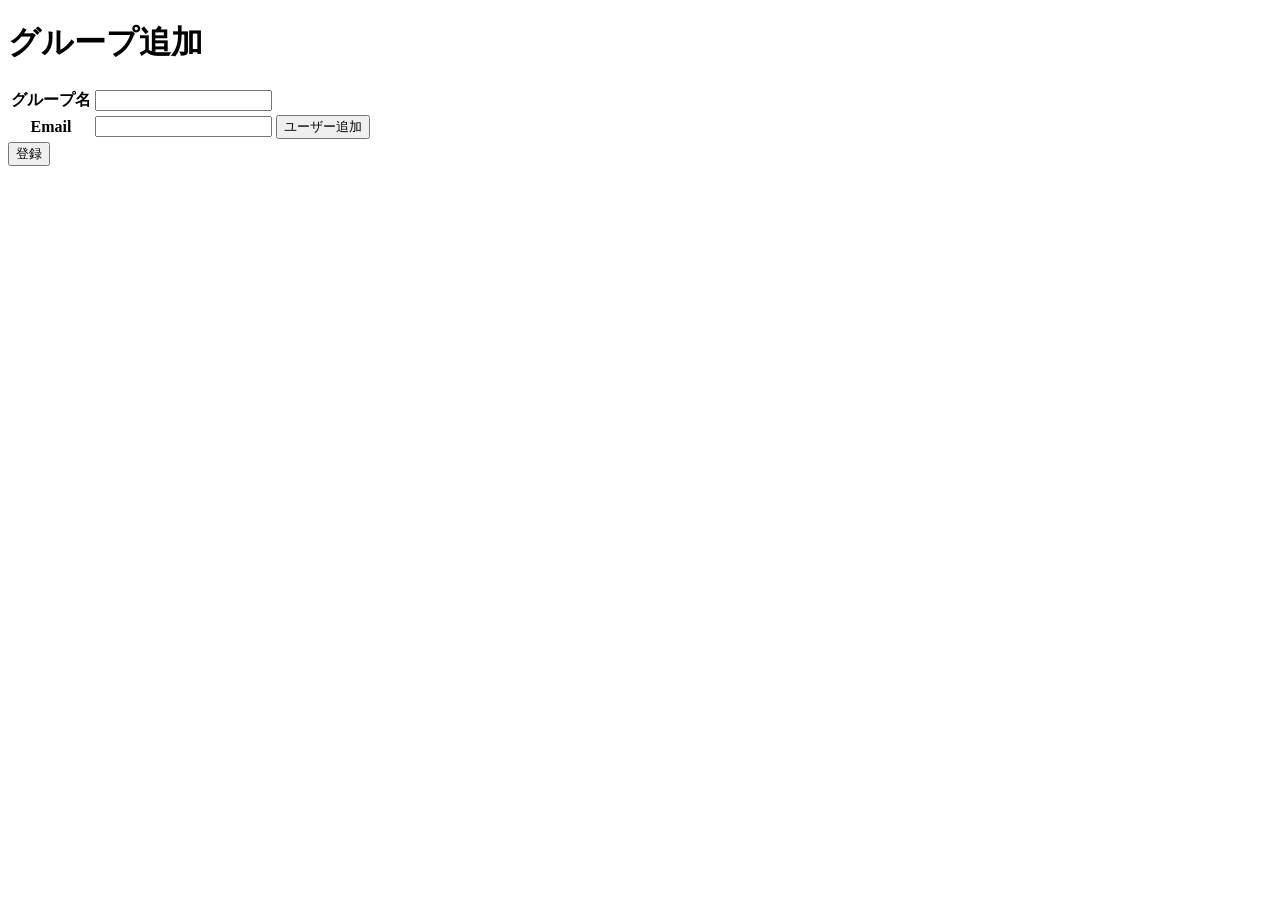
<file: src/main/resources/templates/gpop.html>
<!DOCTYPE html>
<html lang="en">
<head>
    <meta charset="UTF-8">
    <title>팝업창</title>

</head>
<body>
    <h1>グループ追加</h1>

    <div>
        <div>
            <table>
                <input type="hidden" name="myemail" id="myemail" th:value="${user.getEmail()}">
                <tr>
                    <th>グループ名</th>
                    <td>
                        <input type="text" id="teamname" name="teamname">
                    </td>
                </tr>
                <tr>
                    <th>Email</th>
                    <td><input type="text" id="email">
                        <button id="cbut" class="btn btn-default" type="button" onclick="eadd()" >ユーザー追加</button>
                    </td>

                </tr>
            </table>
        </div>
    </div>
    <div>
        <div class="dadd" id="memberList">

        </div>
        <div>
            <button id="comok" onclick="send()" type="button" >登録</button>
        </div>
    </div>

    <script src="https://ajax.googleapis.com/ajax/libs/jquery/3.6.0/jquery.min.js"></script>
    <script>
        function eadd() {

            var email = document.getElementById("email").value;
            var memberList = document.getElementById("memberList");

            if (email.trim() === "") {
                alert("Emailを入力してください。");
                return;
            }
            // 이미 추가된 멤버인지 확인
            var isMemberExists = Array.from(memberList.children).some(function(element) {
                return element.textContent.includes(email);
            });

            if (isMemberExists) {
                alert("もう追加したユーザーです。");
                return;
            }


            // 새로운 멤버 엘리먼트를 생성
            var newMemberElement = document.createElement("div");

            // 멤버 정보를 포함하는 HTML을 생성
            newMemberElement.innerHTML = `
                <span>${email}</span>
                <button class="btn btn-danger" onclick="removeMember(this)">삭제</button>
            `;

            // 생성한 멤버 엘리먼트를 멤버 리스트에 추가
            memberList.appendChild(newMemberElement);

            document.getElementById("email").value = "";
        }

        function removeMember(button) {
            var memberElement = button.parentElement;
            memberElement.remove();
        }

        function send(){
            var teamname = document.getElementById("teamname").value;
            var emailList = Array.from(document.querySelectorAll("#memberList span")).map(function(element) {
                return element.textContent;
            });
            var myemail = document.getElementById("myemail").value;

            if (teamname.trim() === "") {
                alert("グループ名を入力してください。");
                document.getElementById("teamname").focus();
                return;
            }
            if (emailList.length === 0) {
                alert("ユーザーを追加してください。");
                document.getElementById("email").focus();
                return;
            }

            $.ajax({
                url: "/gpopok",
                type: "POST",
                data: JSON.stringify({ teamname: teamname, emaillist: emailList, myemail: myemail }),
                contentType: "application/json; charset=utf-8",
                dataType: "text",
                success: function(data) {
                    console.log(data)
                    alert("完了しました。")
                    CloseWindow()

                },

            });



        }
        function CloseWindow()

        {

            window.opener.location.reload();    //부모창 reload

            window.close();

        }
    </script>
</body>
</html>
</file>
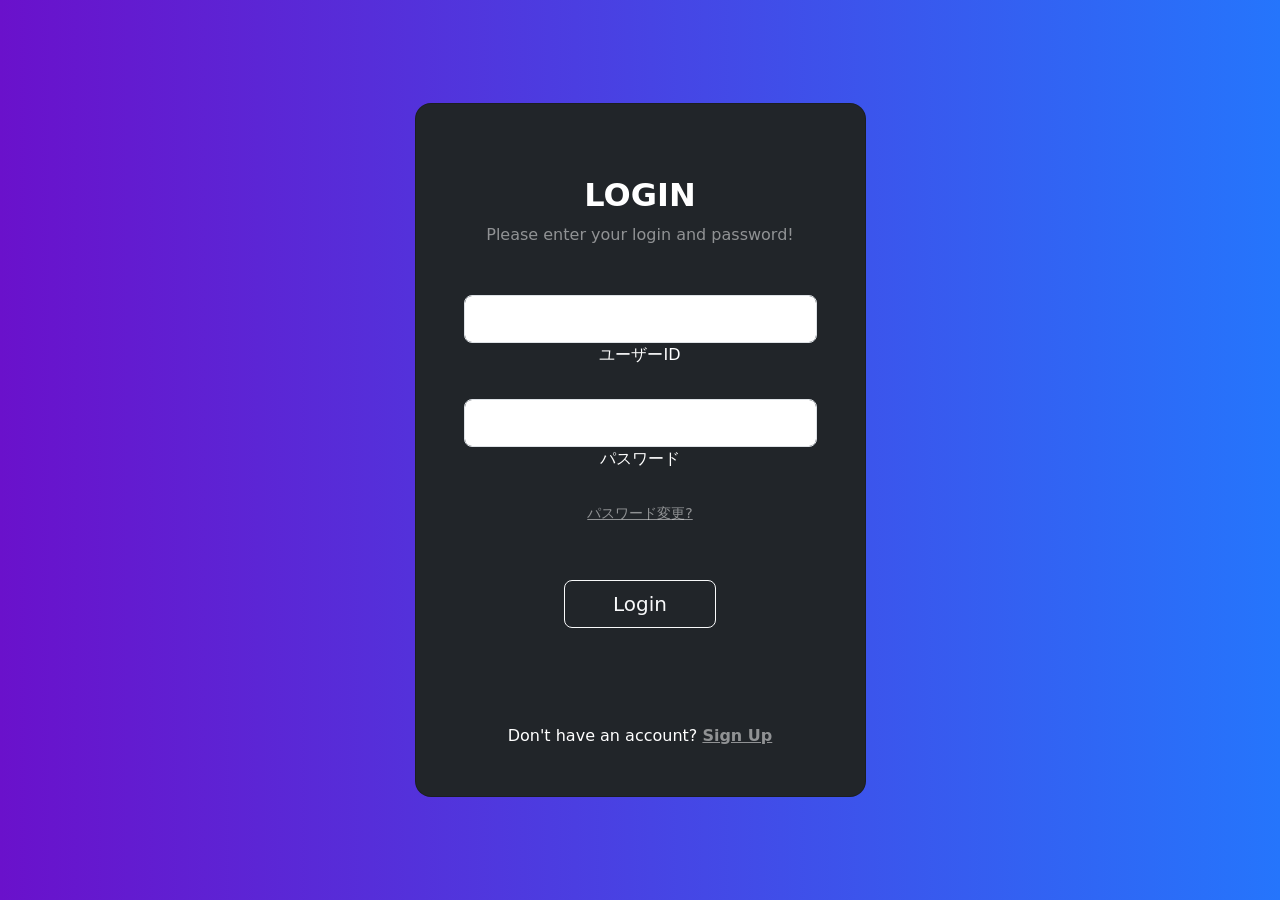
<file: src/main/resources/templates/loginf.html>
<!DOCTYPE html>
<html lang="en">
<head>
    <style>
        .gradient-custom {
            /* fallback for old browsers */
            background: #6a11cb;

            /* Chrome 10-25, Safari 5.1-6 */
            background: -webkit-linear-gradient(to right, rgba(106, 17, 203, 1), rgba(37, 117, 252, 1));

            /* W3C, IE 10+/ Edge, Firefox 16+, Chrome 26+, Opera 12+, Safari 7+ */
            background: linear-gradient(to right, rgba(106, 17, 203, 1), rgba(37, 117, 252, 1))
        }
    </style>
    <meta charset="UTF-8">
    <link href="https://cdn.jsdelivr.net/npm/bootstrap@5.0.2/dist/css/bootstrap.min.css" rel="stylesheet" integrity="sha384-EVSTQN3/azprG1Anm3QDgpJLIm9Nao0Yz1ztcQTwFspd3yD65VohhpuuCOmLASjC" crossorigin="anonymous">
    <title>Title</title>
</head>
<body>
<section class="vh-100 gradient-custom">
    <div class="container py-5 h-100">
        <div class="row d-flex justify-content-center align-items-center h-100">
            <div class="col-12 col-md-8 col-lg-6 col-xl-5">
                <div class="card bg-dark text-white" style="border-radius: 1rem;">
                    <div class="card-body p-5 text-center">

                        <div class="mb-md-5 mt-md-4 pb-5">

                            <h2 class="fw-bold mb-2 text-uppercase">Login</h2>
                            <p class="text-white-50 mb-5">Please enter your login and password!</p>
                            <form action="/login"  method="post" class="login" name="login">
                            <div class="form-outline form-white mb-4">
                                <input type="text" id="user_id" name="user_id" class="form-control form-control-lg" />
                                <label class="form-label" for="user_id">ユーザーID</label>
                            </div>

                            <div class="form-outline form-white mb-4">
                                <input type="password" id="user_pass" name="user_pass" class="form-control form-control-lg" />
                                <label class="form-label" for="user_pass">パスワード</label>
                            </div>
                                <p class="small mb-5 pb-lg-2"><a class="text-white-50" href="/passsw">パスワード変更?</a></p>
                            <button class="btn btn-outline-light btn-lg px-5" onclick="send()">Login</button>


                            </form>
                        </div>

                        <div>
                            <p class="mb-0">Don't have an account? <a href="/singup" class="text-white-50 fw-bold">Sign Up</a>
                            </p>
                        </div>

                    </div>
                </div>
            </div>
        </div>
    </div>
</section>
<script>

    function send(){
        var user_id = document.getElementById("user_id").value;
        var user_pass = document.getElementById("user_pass").value;
        console.log(user_id);
        console.log(user_pass);
        if(user_id.equals("")){
            ('#user_id').focus();
            alert("IDを確認してください。")
            return
        }
        if(user_pass.equals("")){
            ('#user_pass').focus();
            alert("パスワードを確認してください。")
            return
        }
        login.submit();
    }
</script>
</body>
</html>
</file>
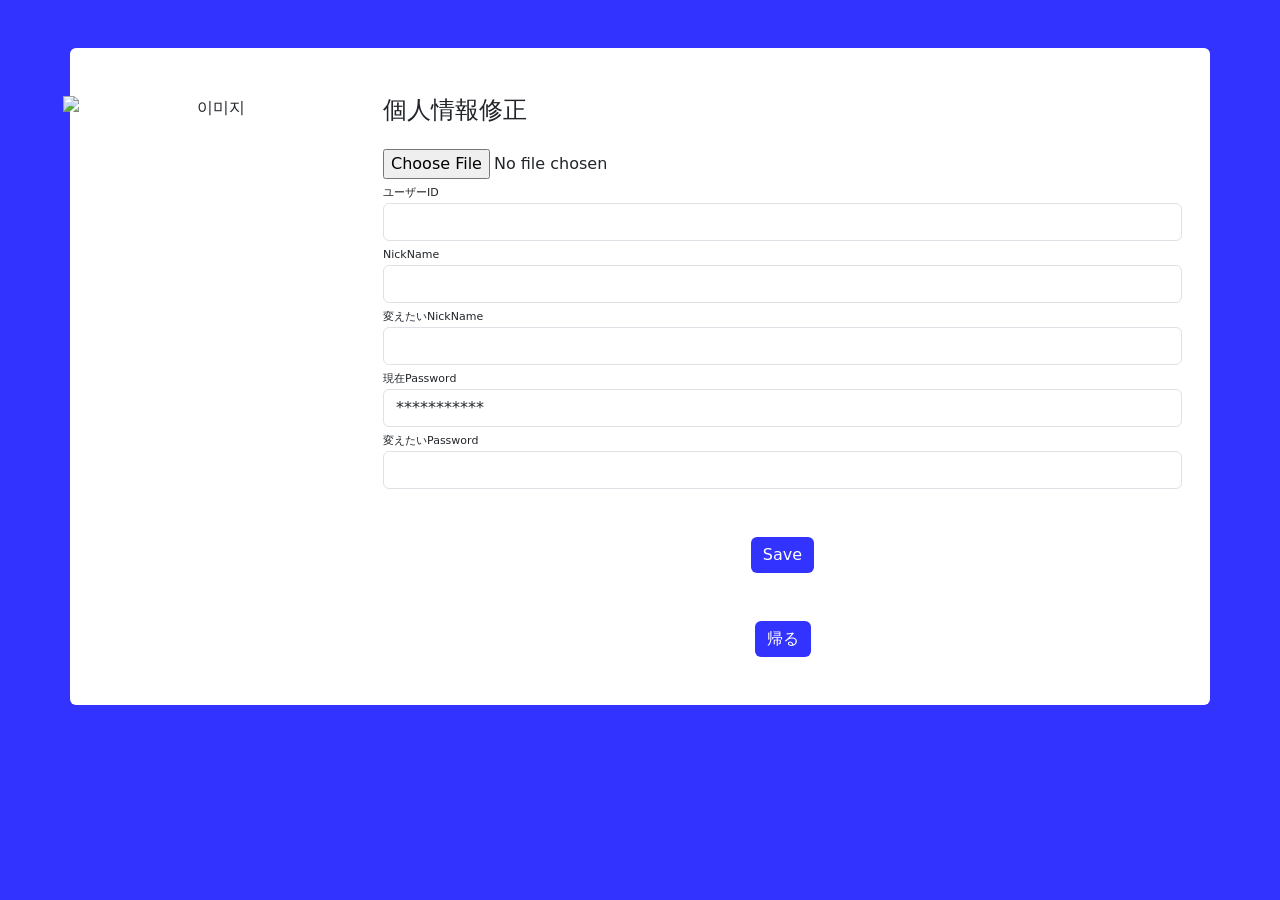
<file: src/main/resources/templates/modf.html>
<!DOCTYPE html>
<html lang="en">
<head>
    <meta charset="UTF-8">
    <title>Title</title>
  <link rel="stylesheet" href="https://cdn.jsdelivr.net/npm/bootstrap@5.0.0-alpha1/dist/css/bootstrap.min.css">
  <link rel="stylesheet" href="https://cdn.jsdelivr.net/npm/bootstrap@5.0.0-alpha1/dist/js/bootstrap.bundle.min.js">
  <link rel="stylesheet" href="https://cdnjs.cloudflare.com/ajax/libs/jquery/3.2.1/jquery.min.js">
</head>
<style>
  body {
    background: rgb(051, 051, 255)
  }

  .form-control:focus {
    box-shadow: none;
    border-color: #BA68C8
  }

  .profile-button {
    background: rgb(051, 051, 255);
    box-shadow: none;
    border: none
  }

  .profile-button:hover {
    background: rgb(051, 051, 255);
  }

  .profile-button:focus {
    background: rgb(051, 051, 255);
    box-shadow: none
  }

  .profile-button:active {
    background: #682773;
    box-shadow: none
  }

  .back:hover {
    color: #682773;
    cursor: pointer
  }

  .labels {
    font-size: 11px
  }

  .add-experience:hover {
    background: #BA68C8;
    color: #fff;
    cursor: pointer;
    border: solid 1px #BA68C8
  }

</style>
<body>



<div class="container rounded bg-white mt-5 mb-5">
  <div class="row">

    <div class="col-md-3 border-right">
      <div class="d-flex flex-column align-items-center text-center p-3 py-5"><img id="previewImage" th:if="${base64Image}" th:src="'data:image/jpeg;base64,' + ${base64Image}" alt="이미지"
                                                                                   style="width: 300px; height: 300px;">
        <span class="text-black-50"　 th:text="${user.getEmail()}"></span><span> </span></div>

    </div>
    <div class="col-md-9 border-right">
      <form action="/modf" method="post" enctype="multipart/form-data" class="w-100">
      <div class="p-3 py-5">
        <div class="d-flex justify-content-between align-items-center mb-3">
          <h4 class="text-right">個人情報修正</h4>
        </div>
        <input type="hidden" id="user_id" name="user_id" th:value="${user.getUser_id()}">
        <div class="row mt-3">
          <input type="file" id="p_img" name="p_img" accept="image/*" onchange="previewFile(event)">
          <div class="col-md-12"><label class="labels">ユーザーID</label><input type="text" class="form-control" readonly th:value="${user.getUser_id()}" value=""></div>
          <div class="col-md-12"><label class="labels">NickName</label><input type="text" class="form-control" readonly th:value="${user.getNikname()}" value=""></div>
          <div class="col-md-12"><label class="labels">変えたいNickName</label><input type="text" class="form-control" id="nikname" name="nikname" value=""></div>
          <div class="col-md-12"><label class="labels">現在Password</label><input type="text" class="form-control" readonly value="***********"></div>
          <div class="col-md-12"><label class="labels">変えたいPassword</label><input type="text" class="form-control" id="user_pass" name="user_pass" value=""></div>

        </div>

        <div class="mt-5 text-center"><button class="btn btn-primary profile-button" type="submit">Save</button></div>
        <div class="mt-5 text-center"><button class="btn btn-primary profile-button" type="button" onclick="goBack()">帰る</button></div>
      </div>
      </form>
    </div>

  </div>
</div>
</div>
</div>





</body>

<script>
  function goBack() {
    window.history.back();
  }
  function previewFile(event) {
    var preview = document.getElementById('previewImage');
    var file = document.querySelector('input[type=file]').files[0];
    console.log("file=" + file.size)
    var maxSize = 1048576;
    if (file.size >= maxSize){

      alert("파일이 너무 큽니다.")
      event.target.value = null;
      return false;
    }

    var reader = new FileReader();

    reader.onloadend = function() {
      preview.src = reader.result;
    }

    if (file) {
      reader.readAsDataURL(file);
    } else {
      preview.src = "";
    }
  }

</script>
</html>
</file>
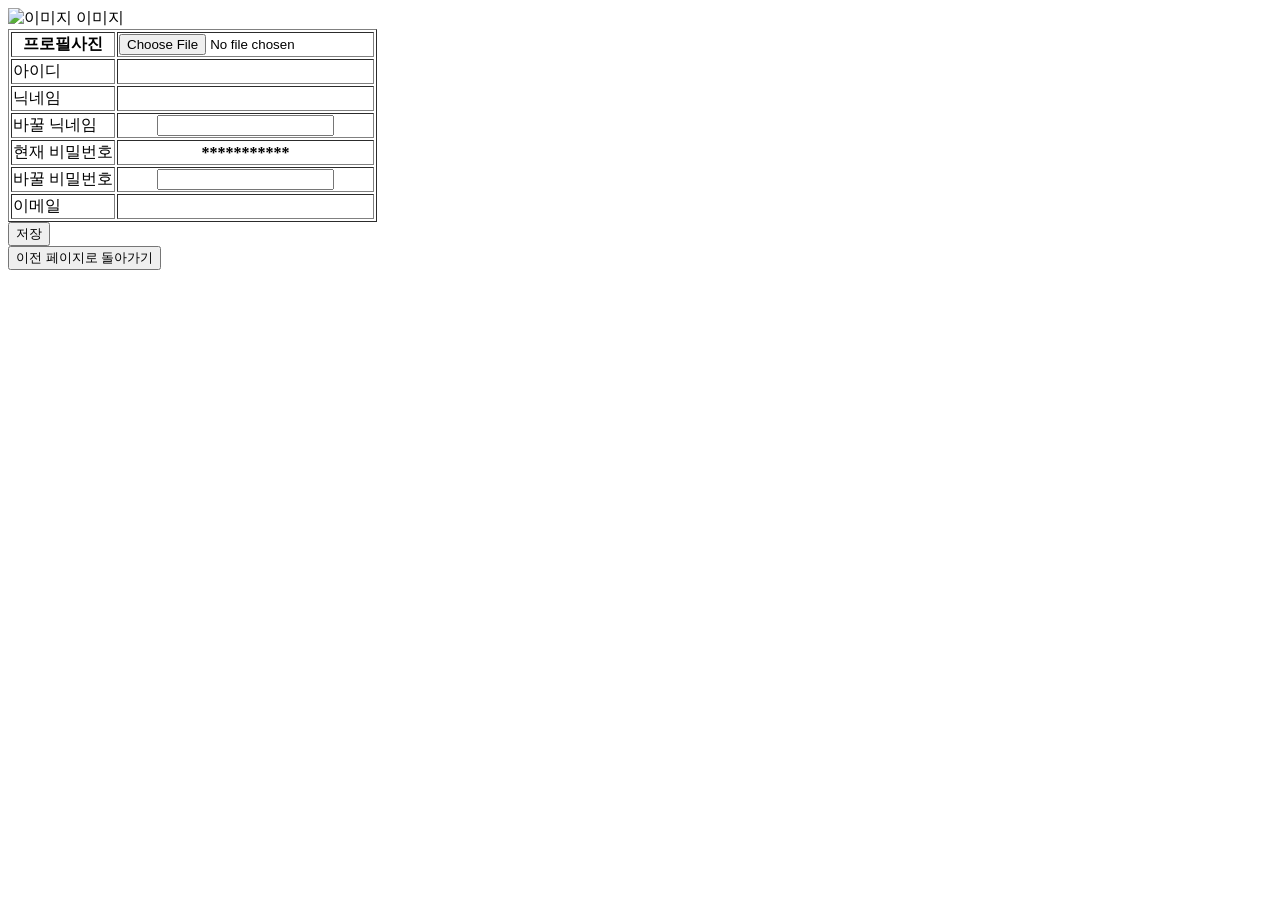
<file: src/main/resources/templates/modfbk.html>
<!DOCTYPE html>
<html lang="en">
<head>
    <meta charset="UTF-8">
    <title>Title</title>
</head>
<body>
<img id="previewImage" th:if="${base64Image}" th:src="'data:image/jpeg;base64,' + ${base64Image}" alt="이미지"
     style="width: 300px; height: 300px;">
<span>이미지</span>
<form action="/modf" method="post" enctype="multipart/form-data">
<table border="1">
  <tr>
    <th>프로필사진</th>
    <td>
      <input type="file" id="p_img" name="p_img" accept="image/*" onchange="previewFile(event)">

    </td>
  </tr>
  <tr>
    <td>아이디</td>
    <th>
      <span th:text="${user.getUser_id()}"></span>
      <input type="hidden" id="user_id" name="user_id" th:value="${user.getUser_id()}">
    </th>
  </tr>
  <tr>
    <td>닉네임</td>
    <th>
      <span th:text="${user.getNikname()}"></span>
    </th>
  </tr>
  <tr>
    <td>바꿀 닉네임</td>
    <th>
      <input type="text" id="nikname" name="nikname">
    </th>
  </tr>
  <tr>
    <td>현재 비밀번호</td>
    <th>
      <span>***********</span>
    </th>
  </tr>
  <tr>
    <td>바꿀 비밀번호</td>
    <th>
      <input type="text" id="user_pass" name="user_pass">
    </th>
  </tr>
  <tr>
    <td>이메일</td>
    <th>
      <span th:text="${user.getEmail()}"></span>
    </th>
  </tr>

</table>
<button type="submit">저장</button>
</form>
<button onclick="goBack()">이전 페이지로 돌아가기</button>
</body>

<script>
  function goBack() {
    window.history.back();
  }
  function previewFile(event) {
    var preview = document.getElementById('previewImage');
    var file = document.querySelector('input[type=file]').files[0];
    console.log("file=" + file.size)
    var maxSize = 1048576;
    if (file.size >= maxSize){

      alert("파일이 너무 큽니다.")
      event.target.value = null;
      return false;
    }

    var reader = new FileReader();

    reader.onloadend = function() {
      preview.src = reader.result;
    }

    if (file) {
      reader.readAsDataURL(file);
    } else {
      preview.src = "";
    }
  }

</script>
</html>
</file>
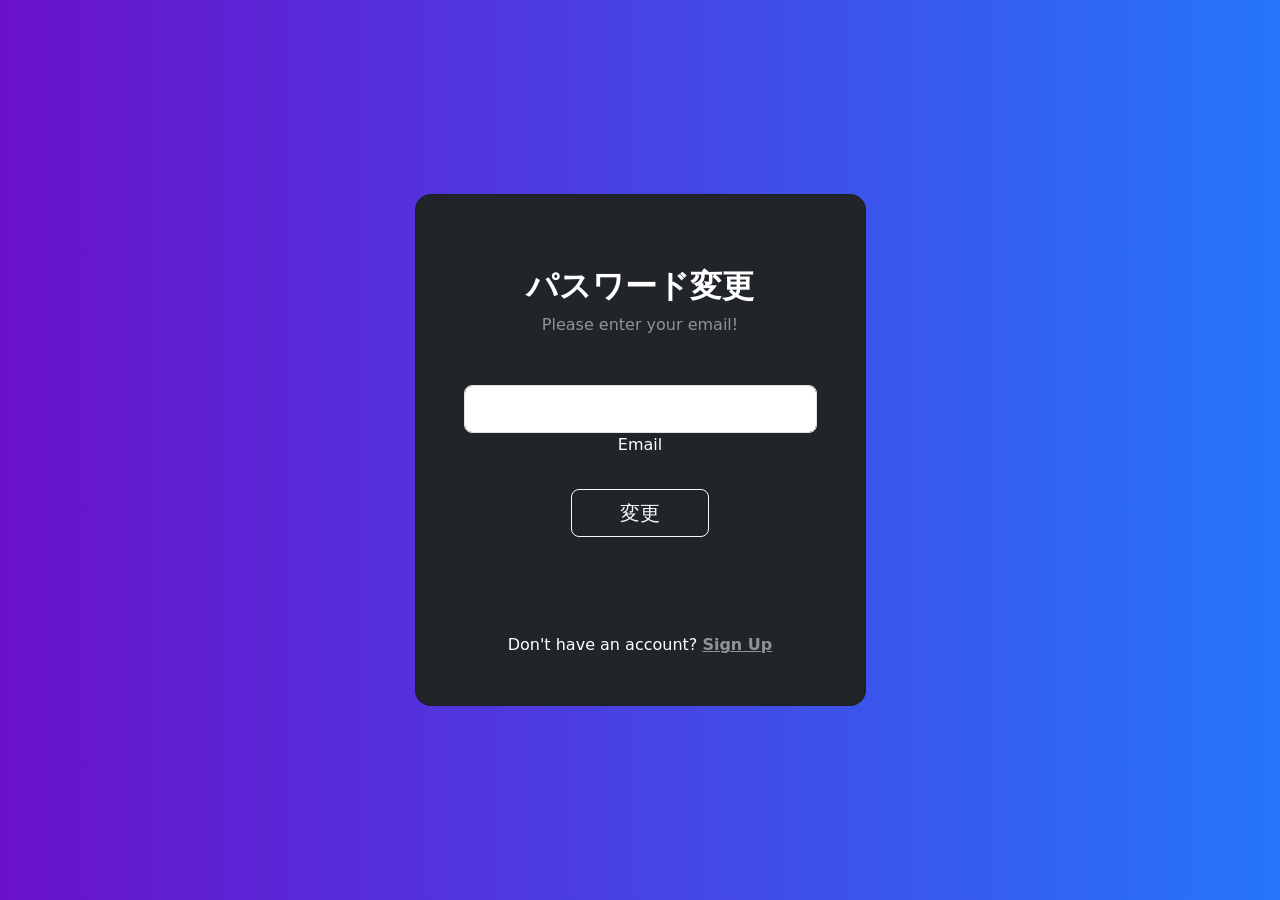
<file: src/main/resources/templates/passsw.html>
<!DOCTYPE html>
<html lang="en">
<head>
    <style>
        .gradient-custom {
            /* fallback for old browsers */
            background: #6a11cb;

            /* Chrome 10-25, Safari 5.1-6 */
            background: -webkit-linear-gradient(to right, rgba(106, 17, 203, 1), rgba(37, 117, 252, 1));

            /* W3C, IE 10+/ Edge, Firefox 16+, Chrome 26+, Opera 12+, Safari 7+ */
            background: linear-gradient(to right, rgba(106, 17, 203, 1), rgba(37, 117, 252, 1))
        }
    </style>
    <meta charset="UTF-8">
    <link href="https://cdn.jsdelivr.net/npm/bootstrap@5.0.2/dist/css/bootstrap.min.css" rel="stylesheet" integrity="sha384-EVSTQN3/azprG1Anm3QDgpJLIm9Nao0Yz1ztcQTwFspd3yD65VohhpuuCOmLASjC" crossorigin="anonymous">
    <title>Title</title>
</head>
<body>
<section class="vh-100 gradient-custom">
    <div class="container py-5 h-100">
        <div class="row d-flex justify-content-center align-items-center h-100">
            <div class="col-12 col-md-8 col-lg-6 col-xl-5">
                <div class="card bg-dark text-white" style="border-radius: 1rem;">
                    <div class="card-body p-5 text-center">

                        <div class="mb-md-5 mt-md-4 pb-5">

                            <h2 class="fw-bold mb-2 text-uppercase">パスワード変更</h2>
                            <p class="text-white-50 mb-5">Please enter your email!</p>
                            <form action="/passemail"  method="post">
                            <div class="form-outline form-white mb-4">
                                <input type="text" id="email" name="email" class="form-control form-control-lg" />
                                <label class="form-label" for="email">Email</label>
                            </div>

                            <button class="btn btn-outline-light btn-lg px-5" type="submit">変更</button>

                            </form>
                        </div>

                        <div>
                            <p class="mb-0">Don't have an account? <a href="/singup" class="text-white-50 fw-bold">Sign Up</a>
                            </p>
                        </div>

                    </div>
                </div>
            </div>
        </div>
    </div>
</section>
</body>
</html>
</file>
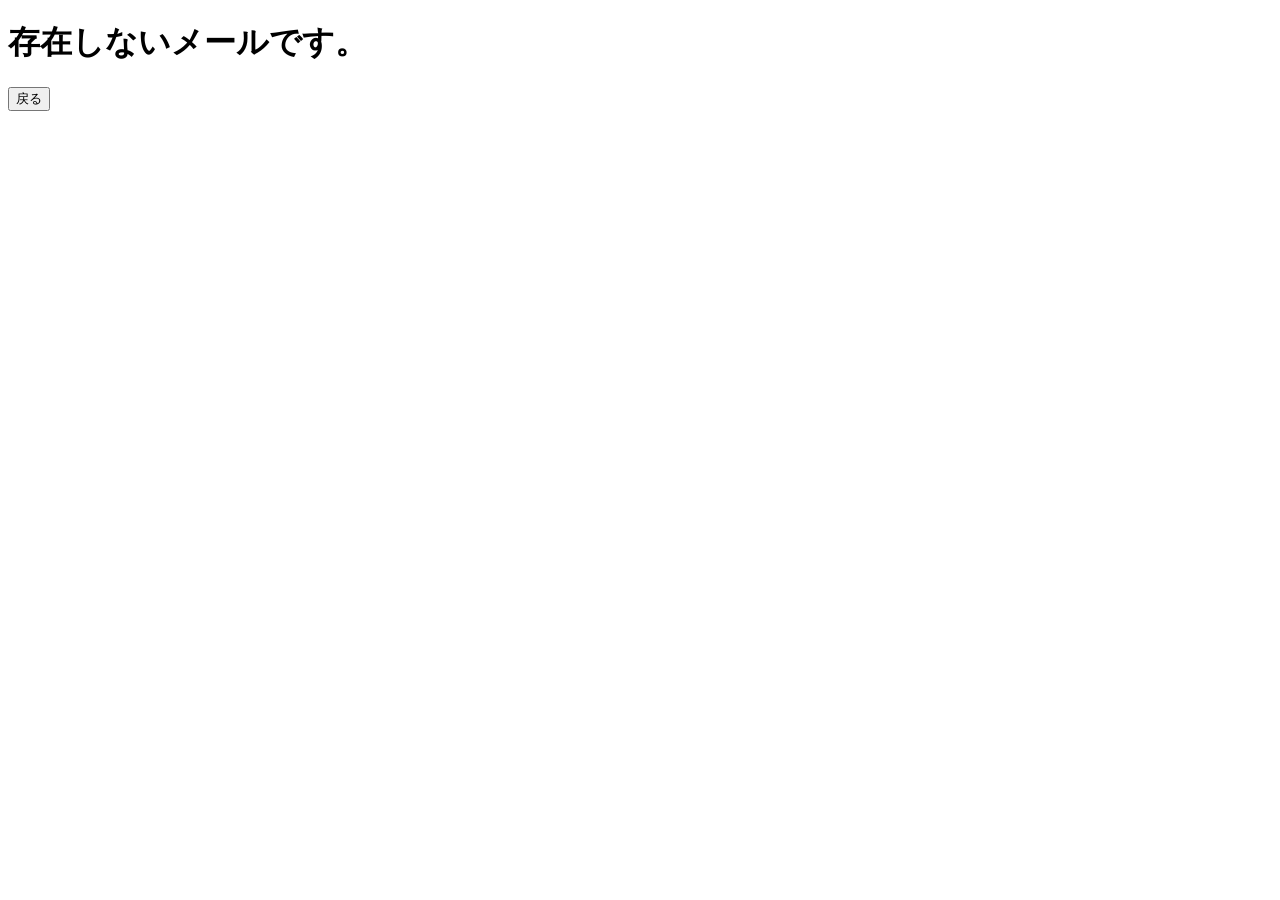
<file: src/main/resources/templates/pop.html>
<!DOCTYPE html>
<html lang="en">
<head>
    <meta charset="UTF-8">
    <title>Title</title>
</head>
<body>
  <h1>存在しないメールです。</h1>
  <input type='button' onclick='javascript()' value='戻る'/>

  <script >
      //버튼클릭시 javascript 호출
      function javascript(){

          //팝업창에서 부모창을 다른페이지로 이동
          window.close();
          window.opener.location.href="/passsw";
      }
  </script>
</body>
</html>
</file>
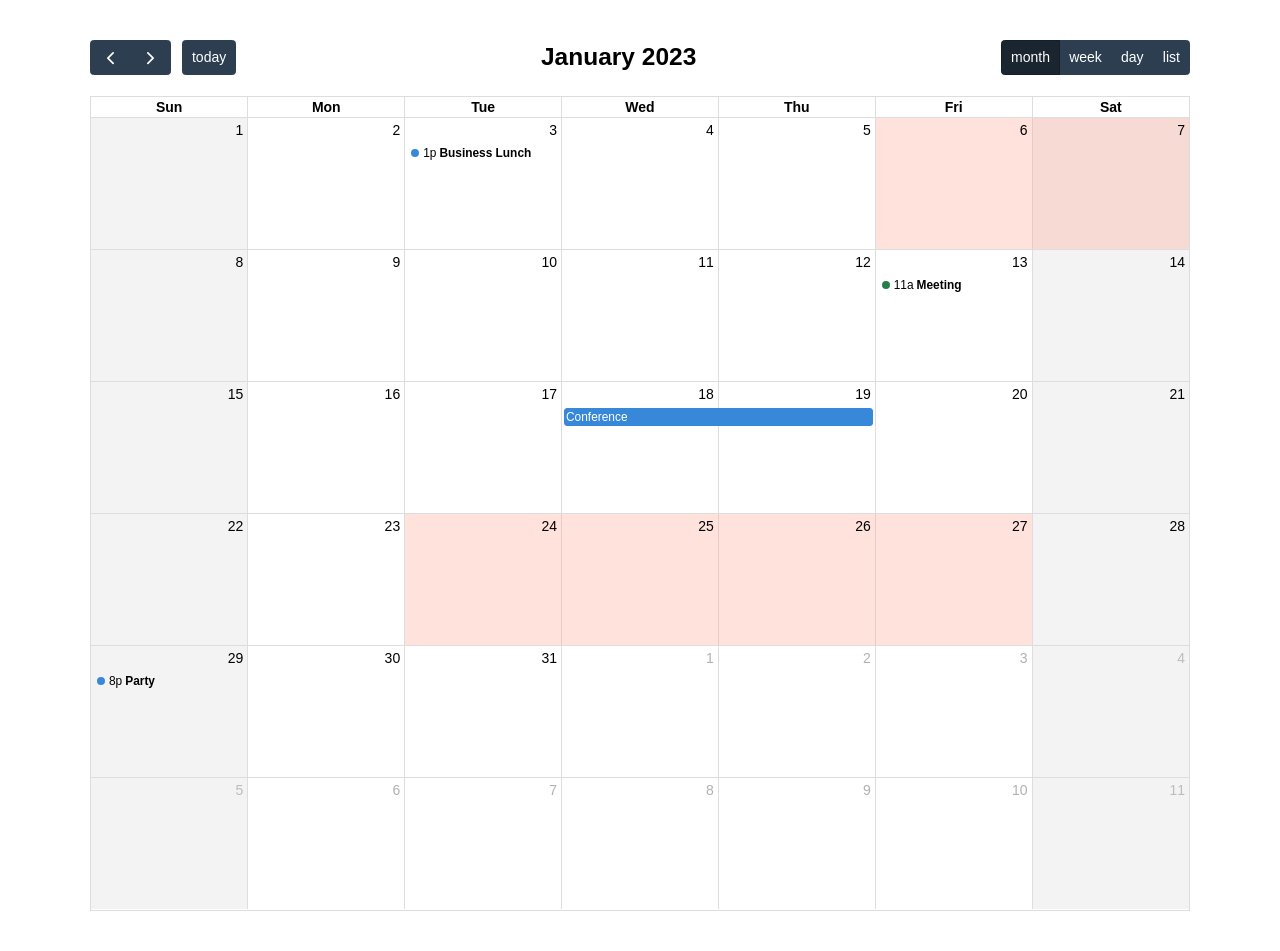
<file: src/main/resources/static/fullcalendar-6.1.8/examples/background-events.html>
<!DOCTYPE html>
<html>
<head>
<meta charset='utf-8' />
<script src='../dist/index.global.js'></script>
<script>

  document.addEventListener('DOMContentLoaded', function() {
    var calendarEl = document.getElementById('calendar');

    var calendar = new FullCalendar.Calendar(calendarEl, {
      headerToolbar: {
        left: 'prev,next today',
        center: 'title',
        right: 'dayGridMonth,timeGridWeek,timeGridDay,listMonth'
      },
      initialDate: '2023-01-12',
      navLinks: true, // can click day/week names to navigate views
      businessHours: true, // display business hours
      editable: true,
      selectable: true,
      events: [
        {
          title: 'Business Lunch',
          start: '2023-01-03T13:00:00',
          constraint: 'businessHours'
        },
        {
          title: 'Meeting',
          start: '2023-01-13T11:00:00',
          constraint: 'availableForMeeting', // defined below
          color: '#257e4a'
        },
        {
          title: 'Conference',
          start: '2023-01-18',
          end: '2023-01-20'
        },
        {
          title: 'Party',
          start: '2023-01-29T20:00:00'
        },

        // areas where "Meeting" must be dropped
        {
          groupId: 'availableForMeeting',
          start: '2023-01-11T10:00:00',
          end: '2023-01-11T16:00:00',
          display: 'background'
        },
        {
          groupId: 'availableForMeeting',
          start: '2023-01-13T10:00:00',
          end: '2023-01-13T16:00:00',
          display: 'background'
        },

        // red areas where no events can be dropped
        {
          start: '2023-01-24',
          end: '2023-01-28',
          overlap: false,
          display: 'background',
          color: '#ff9f89'
        },
        {
          start: '2023-01-06',
          end: '2023-01-08',
          overlap: false,
          display: 'background',
          color: '#ff9f89'
        }
      ]
    });

    calendar.render();
  });

</script>
<style>

  body {
    margin: 40px 10px;
    padding: 0;
    font-family: Arial, Helvetica Neue, Helvetica, sans-serif;
    font-size: 14px;
  }

  #calendar {
    max-width: 1100px;
    margin: 0 auto;
  }

</style>
</head>
<body>

  <div id='calendar'></div>

</body>
</html>
</file>
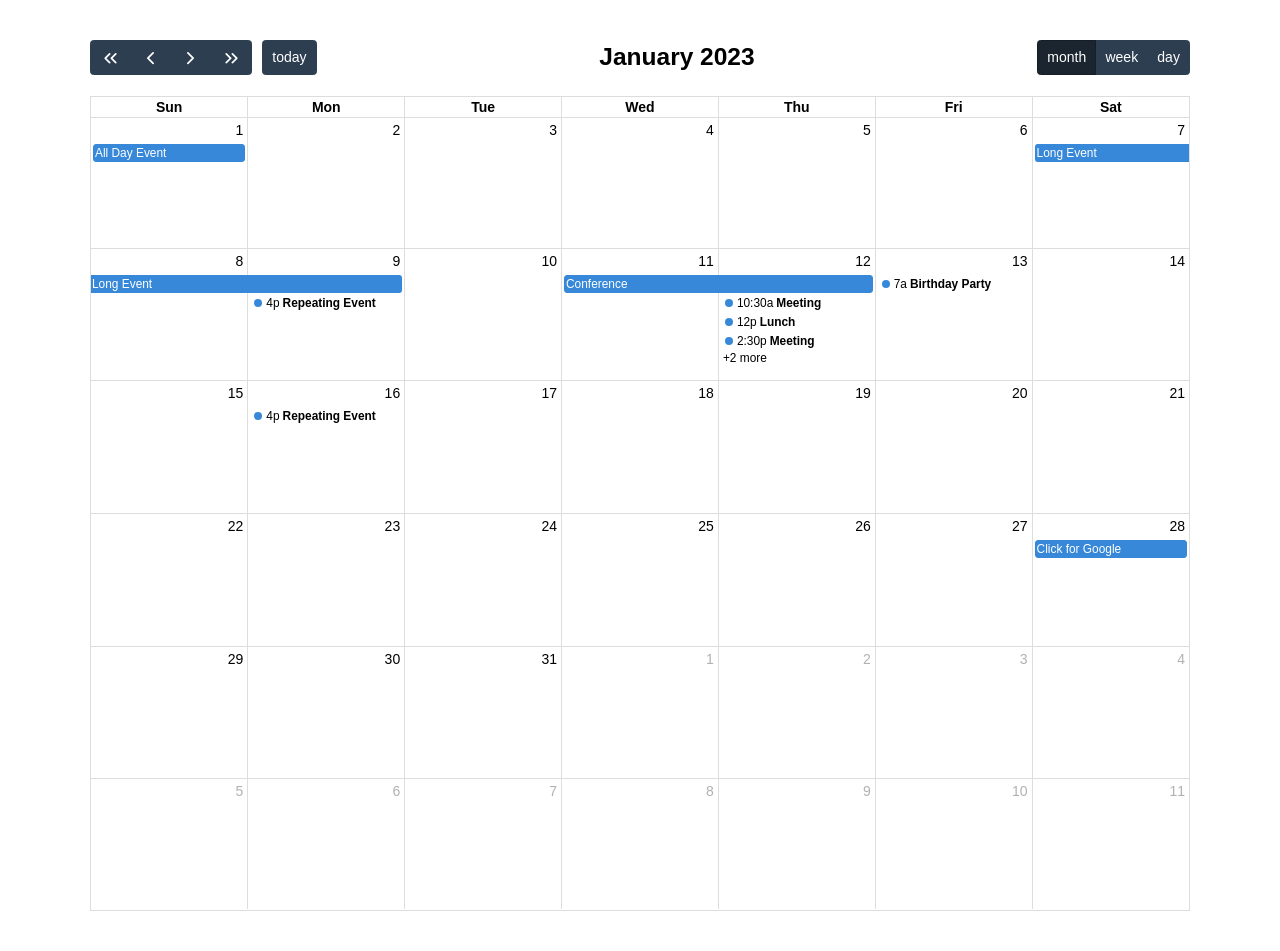
<file: src/main/resources/static/fullcalendar-6.1.8/examples/daygrid-views.html>
<!DOCTYPE html>
<html>
<head>
<meta charset='utf-8' />
<script src='../dist/index.global.js'></script>
<script>

  document.addEventListener('DOMContentLoaded', function() {
    var calendarEl = document.getElementById('calendar');

    var calendar = new FullCalendar.Calendar(calendarEl, {
      headerToolbar: {
        left: 'prevYear,prev,next,nextYear today',
        center: 'title',
        right: 'dayGridMonth,dayGridWeek,dayGridDay'
      },
      initialDate: '2023-01-12',
      navLinks: true, // can click day/week names to navigate views
      editable: true,
      dayMaxEvents: true, // allow "more" link when too many events
      events: [
        {
          title: 'All Day Event',
          start: '2023-01-01'
        },
        {
          title: 'Long Event',
          start: '2023-01-07',
          end: '2023-01-10'
        },
        {
          groupId: 999,
          title: 'Repeating Event',
          start: '2023-01-09T16:00:00'
        },
        {
          groupId: 999,
          title: 'Repeating Event',
          start: '2023-01-16T16:00:00'
        },
        {
          title: 'Conference',
          start: '2023-01-11',
          end: '2023-01-13'
        },
        {
          title: 'Meeting',
          start: '2023-01-12T10:30:00',
          end: '2023-01-12T12:30:00'
        },
        {
          title: 'Lunch',
          start: '2023-01-12T12:00:00'
        },
        {
          title: 'Meeting',
          start: '2023-01-12T14:30:00'
        },
        {
          title: 'Happy Hour',
          start: '2023-01-12T17:30:00'
        },
        {
          title: 'Dinner',
          start: '2023-01-12T20:00:00'
        },
        {
          title: 'Birthday Party',
          start: '2023-01-13T07:00:00'
        },
        {
          title: 'Click for Google',
          url: 'http://google.com/',
          start: '2023-01-28'
        }
      ]
    });

    calendar.render();
  });

</script>
<style>

  body {
    margin: 40px 10px;
    padding: 0;
    font-family: Arial, Helvetica Neue, Helvetica, sans-serif;
    font-size: 14px;
  }

  #calendar {
    max-width: 1100px;
    margin: 0 auto;
  }

</style>
</head>
<body>

  <div id='calendar'></div>

</body>
</html>
</file>
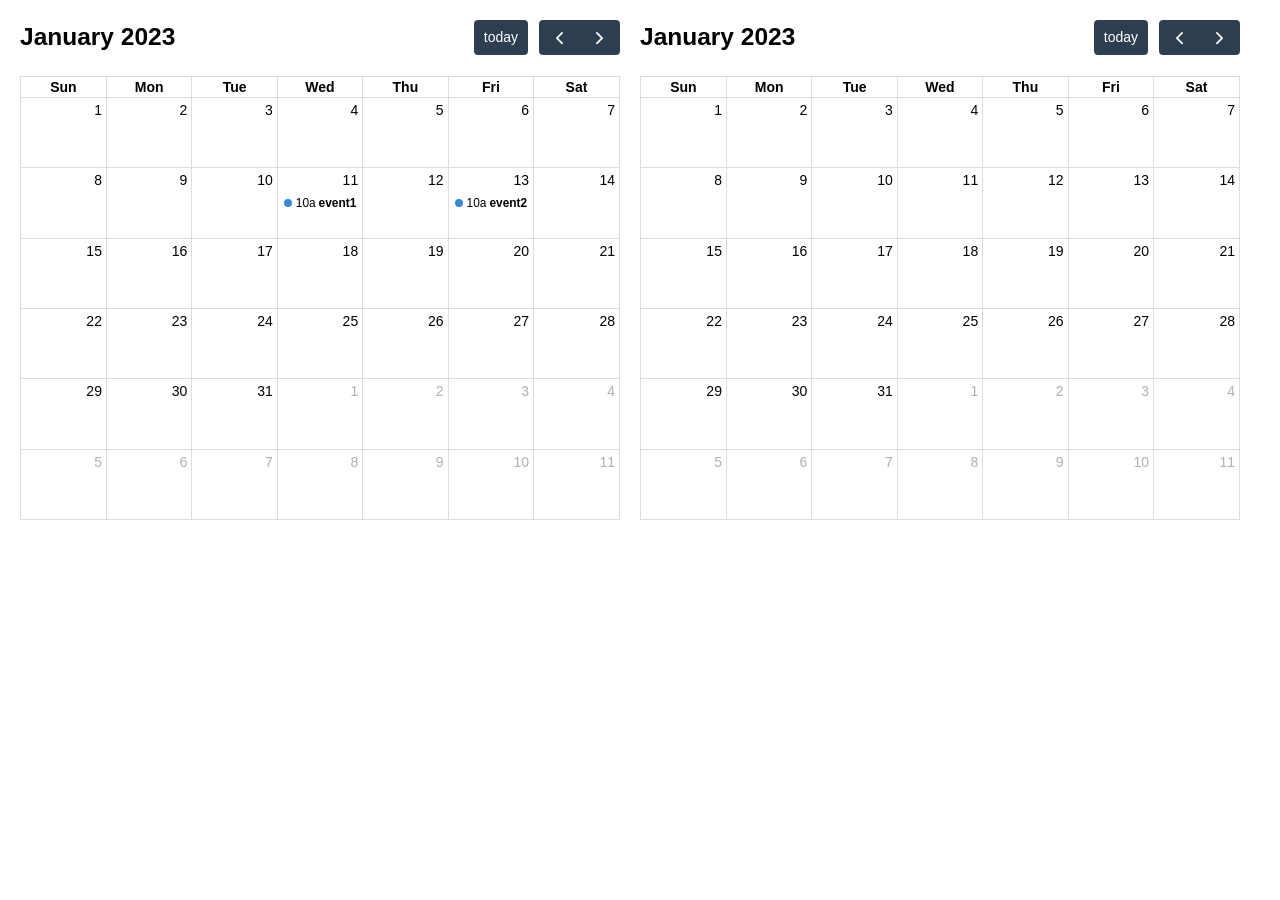
<file: src/main/resources/static/fullcalendar-6.1.8/examples/external-dragging-2cals.html>
<!DOCTYPE html>
<html>
<head>
<meta charset='utf-8' />
<script src='../dist/index.global.js'></script>
<script>

  document.addEventListener('DOMContentLoaded', function() {
    var srcCalendarEl = document.getElementById('source-calendar');
    var destCalendarEl = document.getElementById('destination-calendar');

    var srcCalendar = new FullCalendar.Calendar(srcCalendarEl, {
      editable: true,
      initialDate: '2023-01-12',
      events: [
        {
          title: 'event1',
          start: '2023-01-11T10:00:00',
          end: '2023-01-11T16:00:00'
        },
        {
          title: 'event2',
          start: '2023-01-13T10:00:00',
          end: '2023-01-13T16:00:00'
        }
      ],
      eventLeave: function(info) {
        console.log('event left!', info.event);
      }
    });

    var destCalendar = new FullCalendar.Calendar(destCalendarEl, {
      initialDate: '2023-01-12',
      editable: true,
      droppable: true, // will let it receive events!
      eventReceive: function(info) {
        console.log('event received!', info.event);
      }
    });

    srcCalendar.render();
    destCalendar.render();
  });

</script>
<style>

  body {
    margin: 20px 0 0 20px;
    font-size: 14px;
    font-family: Arial, Helvetica Neue, Helvetica, sans-serif;
  }

  #source-calendar,
  #destination-calendar {
    float: left;
    width: 600px;
    margin: 0 20px 20px 0;
  }

</style>
</head>
<body>

  <div id='source-calendar'></div>
  <div id='destination-calendar'></div>

</body>
</html>
</file>
